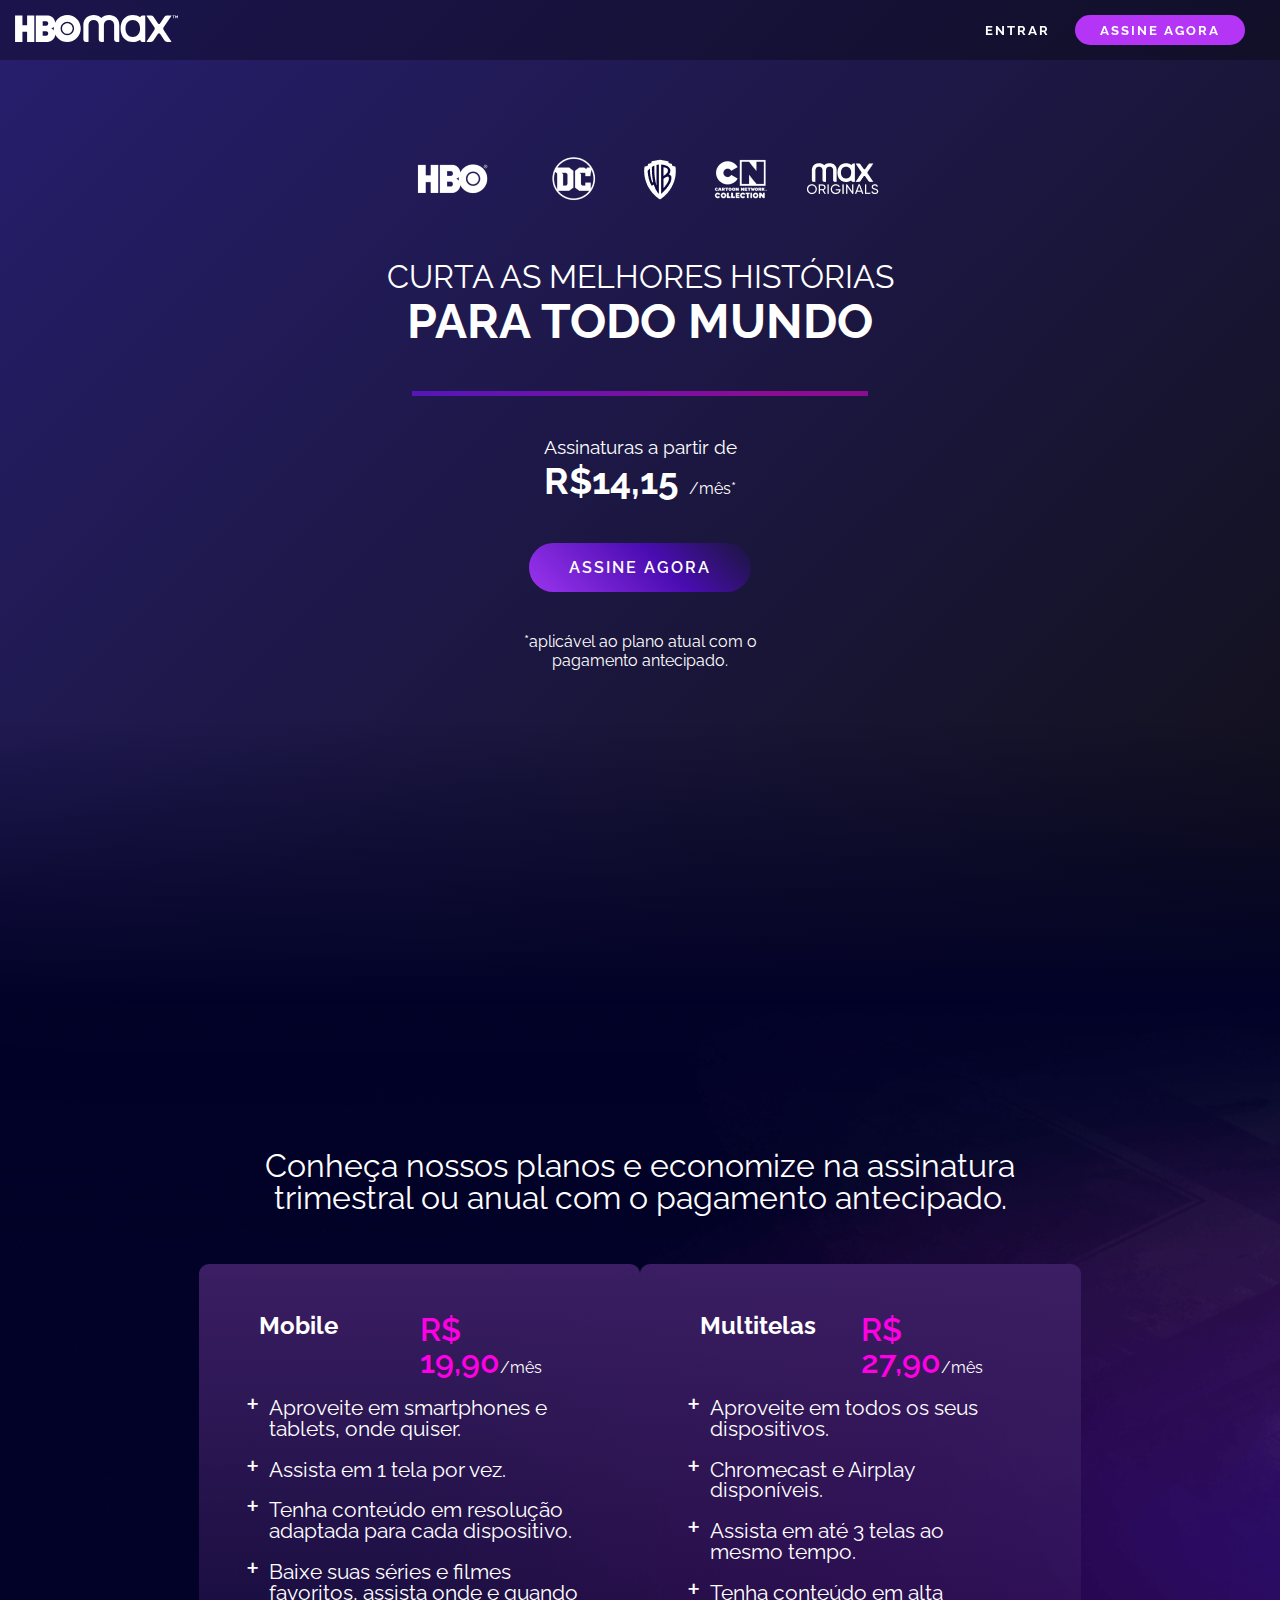
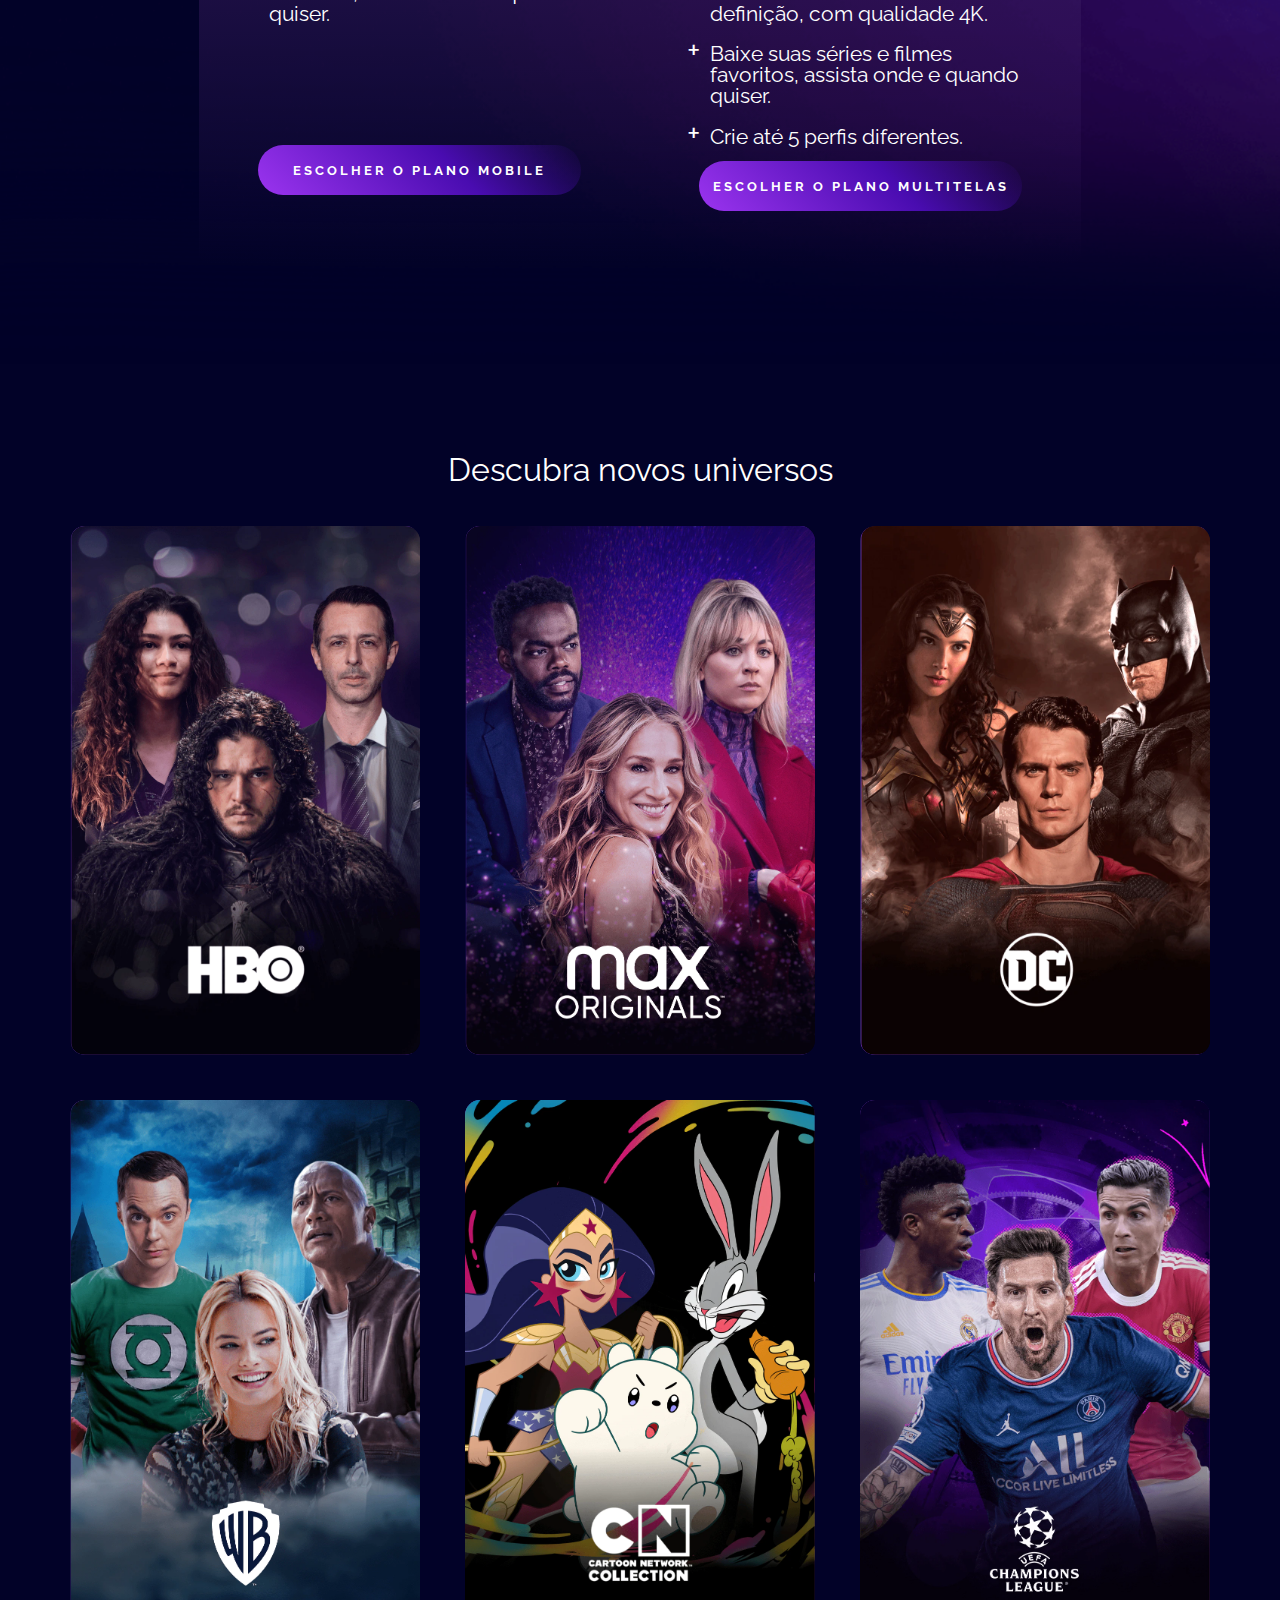
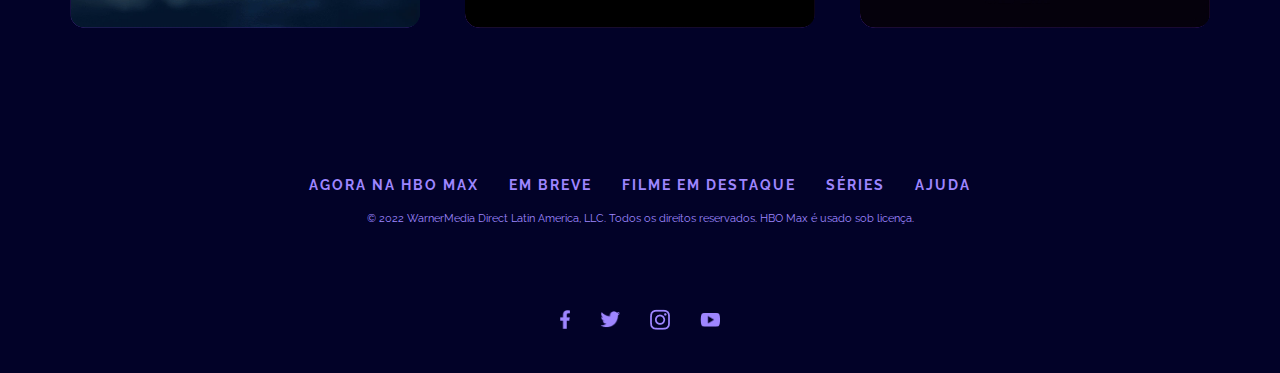
<file: index.html>
<!DOCTYPE html>
<html lang="pt-br">

<head>
    <meta charset="UTF-8">
    <meta name="viewport" content="width=device-width, initial-scale=1.0">
    <link rel="stylesheet" href="assets/reset.css">
    <link rel="stylesheet" href="assets/geral.css">
    <link rel="stylesheet" href="assets/home.css">
    <title>HBO Max</title>
</head>

<body>

    <nav>
        <div>
            <a href="index.html">
                <figure>
                    <img src="assets/images/hbo-logo.svg" alt="">
                </figure>
            </a>
        </div>
        <div>
            <a href="signinup.html">
                <button>ENTRAR</button>
            </a>
            <a href="#">
                <button>ASSINE AGORA</button>
            </a>
        </div>
    </nav>

    <header>
        <div class="header-box">
            <div>
                <figure><img src="assets/images/Header/hbo.png" alt=""></figure>
                <figure><img src="assets/images/Header/dc.png" alt=""></figure>
                <figure><img src="assets/images/Header/wb.png" alt=""></figure>
                <figure><img src="assets/images/Header/cartoon-network_neutral.png" alt=""></figure>
                <figure><img src="assets/images/Header/max_originals.png" alt=""></figure>
            </div>
            <p>CURTA AS MELHORES HISTÓRIAS</p>
            <h1>PARA TODO MUNDO</h1>
            <div></div>
            <p class="header-p-small">Assinaturas a partir de <br><span>R$14,15</span><span>/mês*</span></p>
            <a href="#main">
                <button>ASSINE AGORA</button>
            </a>
            <p>*aplicável ao plano atual com o <br> pagamento antecipado.</p>
        </div>
        <div class="header-back"></div>
    </header>

    <main id="main">
        <section class="first-section">
            <div class="section-box">
                <p>Conheça nossos planos e economize na assinatura trimestral ou anual com o pagamento antecipado.</p>
                <div class="section-card-content">
                    <div class="price-card one">
                        <div class="price-card-top">
                            <div class="card-header">
                                <h2>Mobile</h2>
                            </div>
                            <div class="card-price">
                                <h3><span>R$ 19,90</span>/mês</h3>
                            </div>
                        </div>
                        <div class="card-content">
                            <ul>
                                <li>Aproveite em smartphones e tablets, onde quiser.</li>
                                <li>Assista em 1 tela por vez.</li>
                                <li>Tenha conteúdo em resolução adaptada para cada dispositivo.</li>
                                <li>Baixe suas séries e filmes favoritos, assista onde e quando quiser.</li>
                            </ul>
                        </div>
                        <div class="card-footer">
                            <button>
                                ESCOLHER O PLANO MOBILE
                            </button>
                        </div>
                    </div>
                    <div class="price-card two">
                        <div class="price-card-top">
                            <div class="card-header">
                                <h2>Multitelas</h2>
                            </div>
                            <div class="card-price">
                                <h3><span>R$ 27,90</span>/mês</h3>
                            </div>
                        </div>
                        <div class="card-content">
                            <ul>
                                <li>Aproveite em todos os seus dispositivos.</li>
                                <li>Chromecast e Airplay disponíveis.</li>
                                <li>Assista em até 3 telas ao mesmo tempo.</li>
                                <li>Tenha conteúdo em alta definição, com qualidade 4K.</li>
                                <li>Baixe suas séries e filmes favoritos, assista onde e quando quiser.</li>
                                <li>Crie até 5 perfis diferentes.</li>
                            </ul>
                        </div>
                        <div class="card-footer">
                            <button>
                                ESCOLHER O PLANO MULTITELAS
                            </button>
                        </div>
                    </div>
                </div>
            </div>
        </section>
        <section>
            <p>Descubra novos universos</p>
            <div class="posters">
                <div>
                    <figure><img src="assets/images/Cards/hbo-default_0.webp" alt=""></figure>
                </div>
                <div>
                    <figure><img src="assets/images/Cards/MAX-Default.webp" alt=""></figure>
                </div>
                <div>
                    <figure><img src="assets/images/Cards/DC_Default.webp" alt=""></figure>
                </div>
                <div>
                    <figure><img src="assets/images/Cards/WB-Default.webp" alt=""></figure>
                </div>
                <div>
                    <figure><img src="assets/images/Cards/CN-Default.webp" alt=""></figure>
                </div>
                <div>
                    <figure><img src="assets/images/Cards/UCL-Default.webp" alt=""></figure>
                </div>
            </div>
        </section>
    </main>

    <footer>
        <div>
            <a href="#">AGORA NA HBO MAX</a>
            <a href="#">EM BREVE</a>
            <a href="#">FILME EM DESTAQUE</a>
            <a href="#">SÉRIES</a>
            <a href="#">AJUDA</a>
        </div>
        <p>© 2022 WarnerMedia Direct Latin America, LLC. Todos os direitos reservados. HBO Max é usado sob licença.</p>
        <div>
            <figure>
                <img src="assets/images/Footer/fb_0.png" alt="">
            </figure>
            <figure>
                <img src="assets/images/Footer/twitter_0.png" alt="">
            </figure>
            <figure>
                <img src="assets/images/Footer/instagram_0.png" alt="">
            </figure>
            <figure>
                <img src="assets/images/Footer/youtube_0.png" alt="">
            </figure>
        </div>
    </footer>



</body>

</html>
</file>
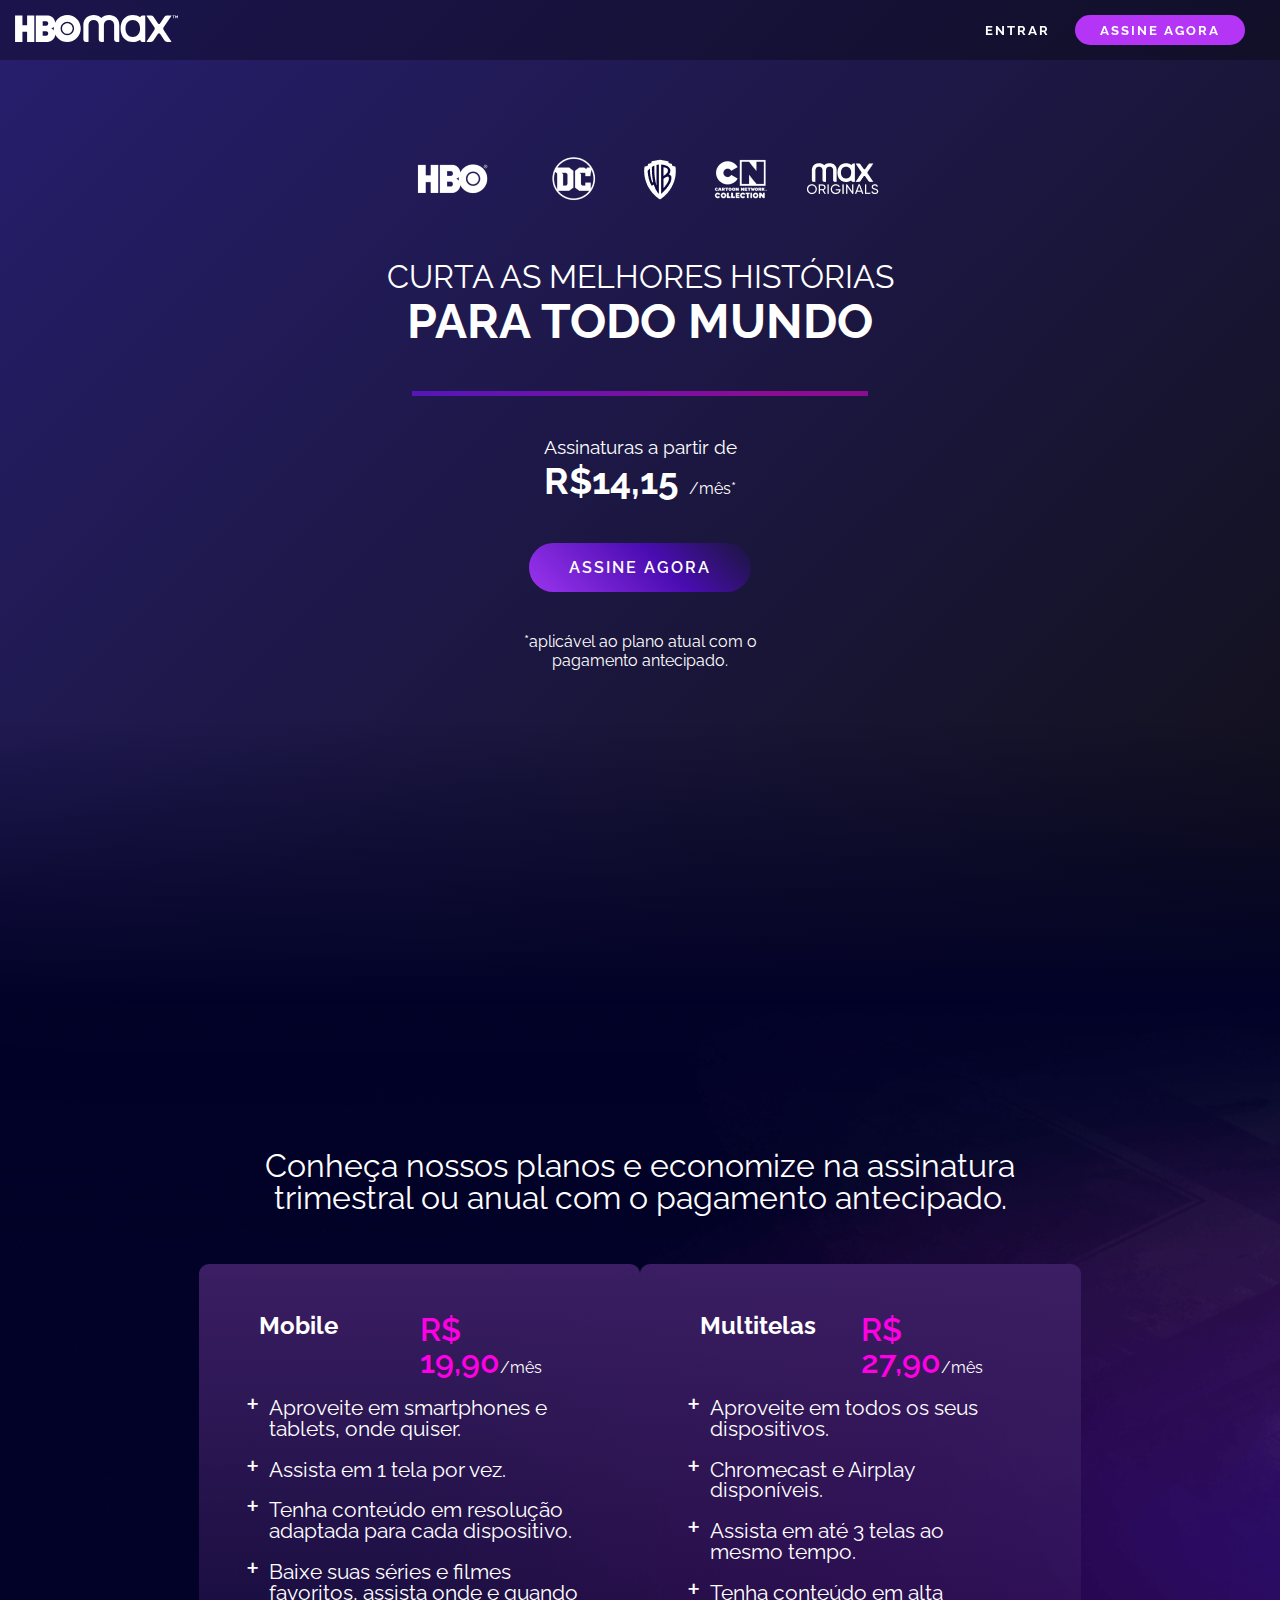
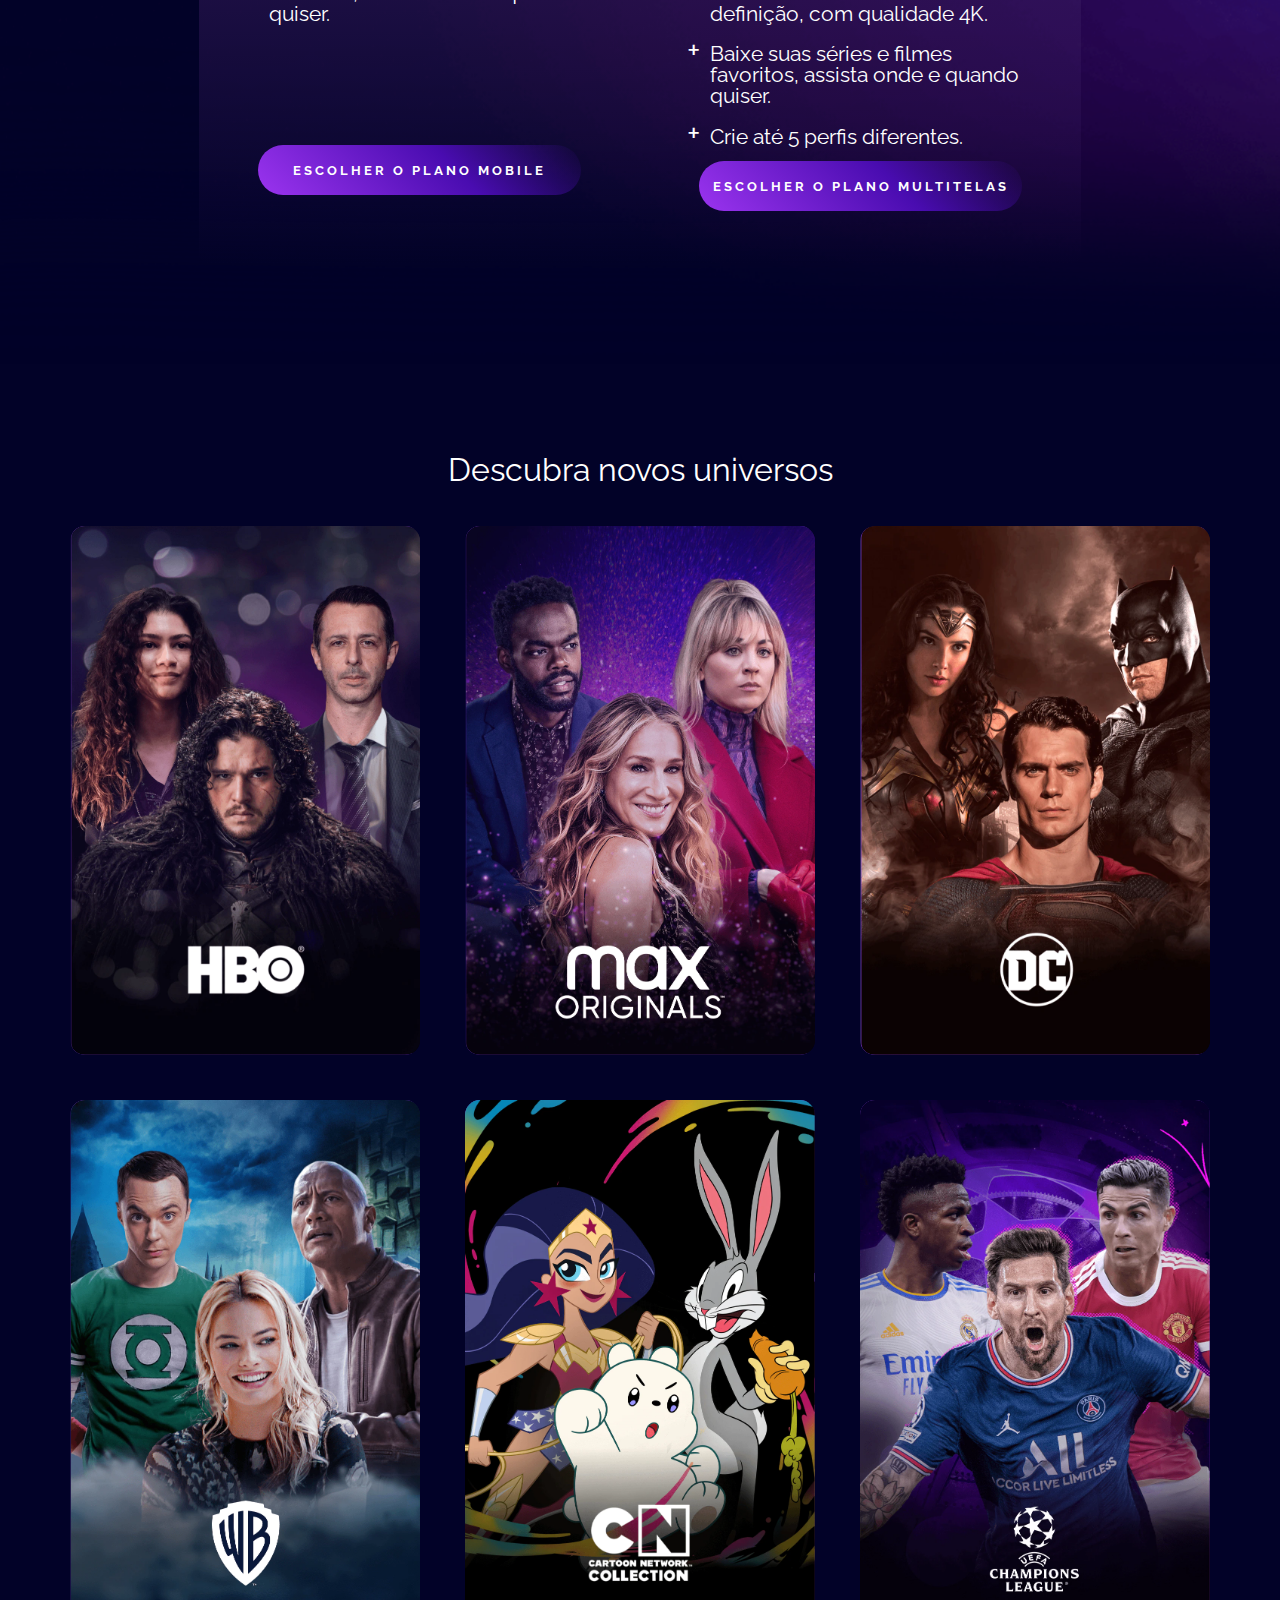
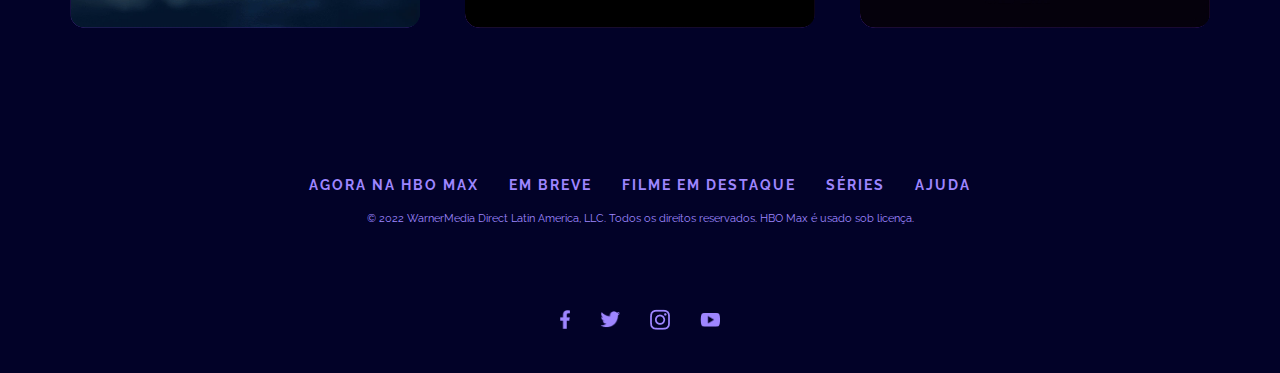
<file: home.html>
<!DOCTYPE html>
<html lang="pt-br">

<head>
    <meta charset="UTF-8">
    <meta name="viewport" content="width=device-width, initial-scale=1.0">
    <link rel="stylesheet" href="assets/reset.css">
    <link rel="stylesheet" href="assets/geral.css">
    <link rel="stylesheet" href="assets/home.css">
    <title>HBO Max</title>
</head>

<body>

    <nav>
        <div>
            <a href="home.html">
                <figure>
                    <img src="assets/images/hbo-logo.svg" alt="">
                </figure>
            </a>
        </div>
        <div>
            <a href="signinup.html">
                <button>ENTRAR</button>
            </a>
            <a href="#">
                <button>ASSINE AGORA</button>
            </a>
        </div>
    </nav>

    <header>
        <div class="header-box">
            <div>
                <figure><img src="assets/images/Header/hbo.png" alt=""></figure>
                <figure><img src="assets/images/Header/dc.png" alt=""></figure>
                <figure><img src="assets/images/Header/wb.png" alt=""></figure>
                <figure><img src="assets/images/Header/cartoon-network_neutral.png" alt=""></figure>
                <figure><img src="assets/images/Header/max_originals.png" alt=""></figure>
            </div>
            <p>CURTA AS MELHORES HISTÓRIAS</p>
            <h1>PARA TODO MUNDO</h1>
            <div></div>
            <p class="header-p-small">Assinaturas a partir de <br><span>R$14,15</span><span>/mês*</span></p>
            <a href="#main">
                <button>ASSINE AGORA</button>
            </a>
            <p>*aplicável ao plano atual com o <br> pagamento antecipado.</p>
        </div>
        <div class="header-back"></div>
    </header>

    <main id="main">
        <section class="first-section">
            <div class="section-box">
                <p>Conheça nossos planos e economize na assinatura trimestral ou anual com o pagamento antecipado.</p>
                <div class="section-card-content">
                    <div class="price-card one">
                        <div class="price-card-top">
                            <div class="card-header">
                                <h2>Mobile</h2>
                            </div>
                            <div class="card-price">
                                <h3><span>R$ 19,90</span>/mês</h3>
                            </div>
                        </div>
                        <div class="card-content">
                            <ul>
                                <li>Aproveite em smartphones e tablets, onde quiser.</li>
                                <li>Assista em 1 tela por vez.</li>
                                <li>Tenha conteúdo em resolução adaptada para cada dispositivo.</li>
                                <li>Baixe suas séries e filmes favoritos, assista onde e quando quiser.</li>
                            </ul>
                        </div>
                        <div class="card-footer">
                            <button>
                                ESCOLHER O PLANO MOBILE
                            </button>
                        </div>
                    </div>
                    <div class="price-card two">
                        <div class="price-card-top">
                            <div class="card-header">
                                <h2>Multitelas</h2>
                            </div>
                            <div class="card-price">
                                <h3><span>R$ 27,90</span>/mês</h3>
                            </div>
                        </div>
                        <div class="card-content">
                            <ul>
                                <li>Aproveite em todos os seus dispositivos.</li>
                                <li>Chromecast e Airplay disponíveis.</li>
                                <li>Assista em até 3 telas ao mesmo tempo.</li>
                                <li>Tenha conteúdo em alta definição, com qualidade 4K.</li>
                                <li>Baixe suas séries e filmes favoritos, assista onde e quando quiser.</li>
                                <li>Crie até 5 perfis diferentes.</li>
                            </ul>
                        </div>
                        <div class="card-footer">
                            <button>
                                ESCOLHER O PLANO MULTITELAS
                            </button>
                        </div>
                    </div>
                </div>
            </div>
        </section>
        <section>
            <p>Descubra novos universos</p>
            <div class="posters">
                <div>
                    <figure><img src="assets/images/Cards/hbo-default_0.webp" alt=""></figure>
                </div>
                <div>
                    <figure><img src="assets/images/Cards/MAX-Default.webp" alt=""></figure>
                </div>
                <div>
                    <figure><img src="assets/images/Cards/DC_Default.webp" alt=""></figure>
                </div>
                <div>
                    <figure><img src="assets/images/Cards/WB-Default.webp" alt=""></figure>
                </div>
                <div>
                    <figure><img src="assets/images/Cards/CN-Default.webp" alt=""></figure>
                </div>
                <div>
                    <figure><img src="assets/images/Cards/UCL-Default.webp" alt=""></figure>
                </div>
            </div>
        </section>
    </main>

    <footer>
        <div>
            <a href="#">AGORA NA HBO MAX</a>
            <a href="#">EM BREVE</a>
            <a href="#">FILME EM DESTAQUE</a>
            <a href="#">SÉRIES</a>
            <a href="#">AJUDA</a>
        </div>
        <p>© 2022 WarnerMedia Direct Latin America, LLC. Todos os direitos reservados. HBO Max é usado sob licença.</p>
        <div>
            <figure>
                <img src="assets/images/Footer/fb_0.png" alt="">
            </figure>
            <figure>
                <img src="assets/images/Footer/twitter_0.png" alt="">
            </figure>
            <figure>
                <img src="assets/images/Footer/instagram_0.png" alt="">
            </figure>
            <figure>
                <img src="assets/images/Footer/youtube_0.png" alt="">
            </figure>
        </div>
    </footer>



</body>

</html>
</file>
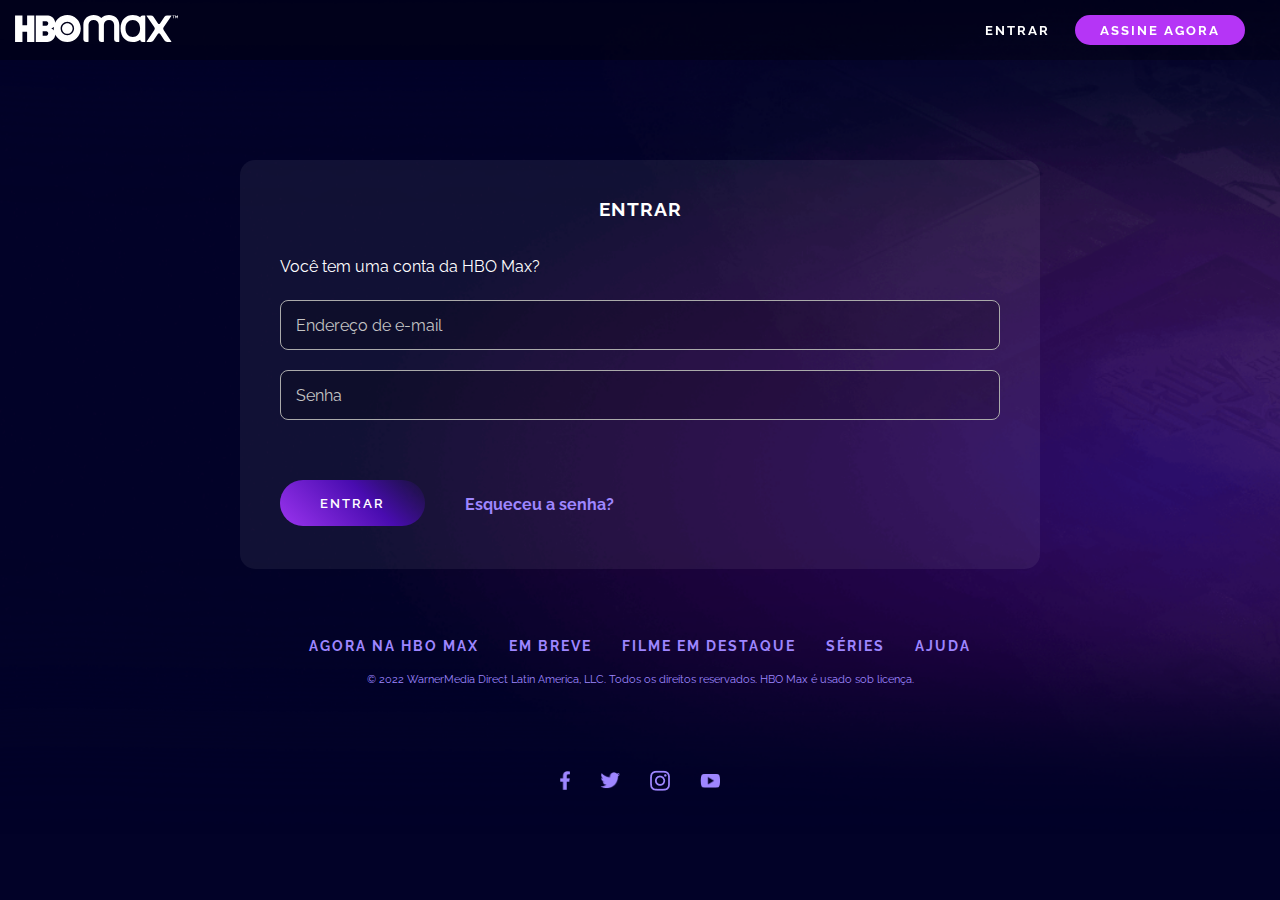
<file: signinup.html>
<!DOCTYPE html>
<html lang="en">
<head>
    <meta charset="UTF-8">
    <meta name="viewport" content="width=device-width, initial-scale=1.0">
    <link rel="stylesheet" href="assets/reset.css">
    <link rel="stylesheet" href="assets/geral.css">
    <link rel="stylesheet" href="assets/signinup.css">
    <title>HBO Max</title>
</head>
<body>

    <nav>
        <div>
            <a href="index.html">
                <figure>
                    <img src="assets/images/hbo-logo.svg" alt="">
                </figure>
            </a>
        </div>
        <div>
            <a href="signinup.html">
                <button>ENTRAR</button>
            </a>
            <a href="#">
                <button>ASSINE AGORA</button>
            </a>
        </div>
    </nav>

    <main>
        <div class="content">  
            <form action="">
                <h1>ENTRAR</h1>
                <p>Você tem uma conta da HBO Max?</p>
                <input type="email" placeholder="Endereço de e-mail">
                <br>
                <input type="password" placeholder="Senha" minlength="8">
                <br>
                <div>
                    <a href="#">
                        <button type="submit">ENTRAR</button>
                    </a>
                    <a href="#">
                        <button>Esqueceu a senha?</button>
                    </a>
                </div>
            </form>
        </div>
    </main>

    <footer>
        <div>
            <a href="#">AGORA NA HBO MAX</a>
            <a href="#">EM BREVE</a>
            <a href="#">FILME EM DESTAQUE</a>
            <a href="#">SÉRIES</a>
            <a href="#">AJUDA</a>
        </div>
        <p>© 2022 WarnerMedia Direct Latin America, LLC. Todos os direitos reservados. HBO Max é usado sob licença.</p>
        <div>
            <figure>
                <img src="assets/images/Footer/fb_0.png" alt="">
            </figure>
            <figure>
                <img src="assets/images/Footer/twitter_0.png" alt="">
            </figure>
            <figure>
                <img src="assets/images/Footer/instagram_0.png" alt="">
            </figure>
            <figure>
                <img src="assets/images/Footer/youtube_0.png" alt="">
            </figure>
        </div>
    </footer>


</body>
</html>
</file>
<file: assets/geral.css>
@import url("https://fonts.googleapis.com/css2?family=Raleway:wght@300;400;500;600;700&display=swap");
@import url("https://fonts.googleapis.com/css2?family=Quicksand:wght@300;400;700&display=swap");

:root {
    --primary-color: #020228;
    --secondary-color: #ff00e5;
    --tertiary-color: #b535f6;
    --btn-bg-color-gradient: linear-gradient(45deg,
            #9b34ef 0%,
            #490cb0 60%,
            transparent);
    --card-bg-color: linear-gradient(0deg, transparent, #3b1e63);
    --divider-bg-color: linear-gradient(90deg,
            #5516ba,
            rgba(255, 0, 229, 0.5) 80%);
    --nav-bg-color: rgba(0, 0, 0, 0.3);
    --link-color: #9e86ff;
    --form-bg-color: rgba(211, 211, 211, 0.06);
    --form-field-bg-color: rgba(0, 0, 0, 0.2);
    --form-field-border: 1px solid rgba(255, 255, 255, 0.7);
    --form-field-placeholder: rgba(255, 255, 255, 0.7);
    --form-field-error: rgb(255, 76, 76);


    --row-column: row;
    --none-center: none;
    --end-center: end;
    --img-height: 27px;
    --img-margin: 0px 0px 0px 0px;
    --padding-figure: 0px 10px;
    --header-padd-top: 60px;
    --divider-width: 90%;
    --section-box-width: 70%;
    --cf-btn-height: 50px;
    --cf-btn-width: 95%;
    --scb-p-margin: 50px;
    --pc-padd: 50px;
    --cp-span-fs: 2rem;
    --cc-fs: 1.3rem;
    --cf-btn-padd: 0px;



    scroll-behavior: smooth;
    overflow-x: hidden;
}

::-webkit-scrollbar {
    width: 8px;
    background-color: #020228;
}

::-webkit-scrollbar-thumb {
    background: var(--tertiary-color);
    border-radius: 10px;
}

::-webkit-scrollbar-thumb:hover {
    background: var(--secondary-color);
}



* {
    box-sizing: border-box;
}

body,
button {
    font-family: Raleway;
}

button:hover {
    cursor: pointer;
}




/* ------------NAV-------------- */





nav {
    background-color: var(--nav-bg-color);
    display: flex;
    flex-direction: var(--row-column);
    padding: 15px;
    position: fixed;
    width: 100%;
}

nav div {
    flex: 50%;
    display: flex;
    align-items: center;
    justify-content: var(--none-center);
}

nav div figure img {
    height: var(--img-height);
    margin: var(--img-margin);
}

nav div:nth-of-type(2) {
    justify-content: var(--end-center);
    padding-right: 20px;
}

nav div a button {
    padding: 7px 25px;
    border-radius: 50px;
    border: none;
    letter-spacing: 2px;
    color: white;
    font-weight: 700;
}

nav div:nth-of-type(2) a:nth-of-type(1) button {
    background-color: transparent;
}

nav div:nth-of-type(2) a:nth-of-type(2) button {
    background-color: var(--tertiary-color);
    transition: background-color 1s, color 1s;
}

nav div:nth-of-type(2) a:nth-of-type(2) button:hover {
    color: black;
    background-color: white;
}





/* ----------------FOOTER----------------- */






footer {
    padding: 100px 0px 40px;
    background-color: #020228;
    display: flex;
    flex-direction: column;
    align-items: center;
    justify-content: center;
}

footer div a {
    color: var(--link-color);
    font-weight: 700;
    font-size: 0.9rem;
    letter-spacing: 2px;
    text-decoration: none;
}

footer p {
    color: var(--link-color);
    font-size: 0.7rem;
    margin: 20px;
    text-align: center;
    max-width: 80%;
}

footer div:nth-child(1) {
    display: flex;
    align-items: center;
    justify-content: center;
    gap: 0px 30px;
    flex-wrap: wrap;
    align-content: center;
    flex-direction: var(--row-column);
}

footer div:nth-of-type(2) {
    padding-top: 65px;
    gap: 30px;
    display: flex;
    align-items: center;
    justify-content: center;
}

footer figure {
    width: 20px;
    display: inline-block;
}

footer div figure:nth-of-type(1) {
    width: 10px;
}

footer figure img {
    width: 100%;
    height: 100%;
}
</file>
<file: assets/home.css>
@import url(geral.css);





/* ------------HEADER------------- */






header {
    background-image: linear-gradient(-45deg, #56125b, #0f0f10, #271e6e);
    background-size: 300%;
    width: 100%;
    padding-top: var(--header-padd-top);
    color: white;
    height: 1000px;
    display: flex;
    flex-direction: column;
    align-items: center;
    animation: header-back-ani 5s ease-in-out infinite alternate;
}

.header-box {
    max-width: 700px;
    display: flex;
    flex-direction: column;
    align-items: center;
    flex: 70%;
    padding-top: 90px;
    text-align: center;
}

.header-box div {
    display: flex;
    flex-direction: row;
    flex-wrap: wrap;
    align-items: center;
    justify-content: center;
    margin-bottom: 50px;
}

.header-box div figure {
    padding: var(--padding-figure);
}

.header-back {
    flex: 30%;
}

.header-box p:nth-of-type(1) {
    font-size: 2rem;
}

.header-box h1:nth-of-type(1) {
    font-size: 3rem;
    font-weight: 700;
    line-height: 1.2;
}

.header-box div:nth-of-type(2) {
    height: 5px;
    background-image: var(--divider-bg-color);
    width: var(--divider-width);
    margin: 40px;
}

.header-p-small {
    font-size: 1.2rem;
    line-height: 1.2;
}

.header-box span:nth-of-type(1) {
    font-size: 2.3rem;
    font-weight: 700;
}

.header-box span:nth-of-type(2) {
    font-size: 1rem;
    margin-left: 10px;
}

.header-box a button {
    margin: 40px 0px;
    padding: 15px 40px;
    font-size: 1rem;
    color: white;
    letter-spacing: 2px;
    font-weight: 600;
    border-radius: 50px;
    background-image: var(--btn-bg-color-gradient);
    background-color: transparent;
    border: none;
    animation: header-button-ani 2s ease-in-out infinite;
    transition: backgroud-image 2s, outline 1s;
    outline: 2px solid transparent;
}

.header-box a button:hover {
    background-image: linear-gradient(45deg,
            #9b34ef,
            #490cb0,
            transparent 1%);
    outline: 2px solid var(--secondary-color);
}

.header-box p:last-of-type {
    line-height: 1.2;
}

.header-back {
    width: 100%;
    background-image: linear-gradient(transparent, var(--primary-color));
}

@keyframes header-back-ani {

    from {
        background-position: 0% 80%;
    }

    to {
        background-position: 80% 0%;
    }

}

@keyframes header-button-ani {

    0%,
    10% {
        transform: rotate(0);
    }

    15% {
        transform: rotate(-15deg);
    }

    20% {
        transform: rotate(10deg);
    }

    25% {
        transform: rotate(-10deg);
    }

    30% {
        transform: rotate(10deg);
    }

    35% {
        transform: rotate(-10deg);
    }

    40%,
    100% {
        transform: rotate(0);
    }

}






/* --------------MAIN SECTION ONE-------------- */






main {
    width: 100%;
    background-color: var(--primary-color);
}

.first-section {
    background-image: url(images/background-movies-series.png);
    background-color: var(--primary-color);
    background-repeat: no-repeat;
    background-size: cover;
    width: 100%;
    color: white;
    display: flex;
    align-items: center;
    justify-content: center;
    padding: 100px 10px;
}

.section-box {
    width: var(--section-box-width);
}

.section-box p {
    font-size: 2rem;
    text-align: center;
    margin: var(--scb-p-margin);
}

.section-card-content {
    display: flex;
    flex-direction: var(--row-column-two);
    align-items: center;
    justify-content: space-around;
}

.price-card {
    background-image: var(--card-bg-color);
    padding: var(--pc-padd);
    border-radius: 10px;
    height: 600px;
    min-width: 536;
    max-width: 600px;
    display: flex;
    flex-direction: column;
    transition: transform 1s;
}

.price-card-top {
    flex: 10%;
    display: flex;
    flex-direction: var(--row-column);
}

.card-header {
    flex: 50%;
    font-size: 1.5rem;
    font-weight: 700;
    padding-left: 10px;
    text-align: var(--none-center);
}

.card-price {
    flex: 50%;
    display: flex;
    justify-content: var(--end-center);
}

.card-price span:nth-of-type(1) {
    font-size: var(--cp-span-fs);
    color: var(--secondary-color);
    font-weight: 600;
}

.card-content {
    flex: 80%;
    font-size: var(--cc-fs);
}

.card-content ul li {
    margin: 10px;
    padding: 0px 0px 0px 10px;
}

.card-content ul li::marker {
    content: '+';
    font-size: 2rem;
}

.card-footer {
    flex: 20%;
    display: flex;
    align-items: center;
    justify-content: center;
}

.card-footer button {
    width: var(--cf-btn-width);
    height: var(--cf-btn-height);
    background-image: var(--btn-bg-color-gradient);
    background-color: transparent;
    border: none;
    border-radius: 50px;
    color: white;
    font-weight: 700;
    letter-spacing: 3px;
    outline: 2px solid transparent;
    transition: transform 1s, outline 1s;
    padding: var(--cf-btn-padd);
}

.card-footer button:hover {
    transform: scale(1.05);
    outline: 2px solid var(--secondary-color);
    background-image: none;
}

.section-card-content:has(.one:hover) .two {
    transform: rotateY(40deg);
}

.section-card-content:has(.two:hover) .one {
    transform: rotateY(-40deg);
}






/* -------------MAIN SECTION TWO------------- */






main section:nth-of-type(2) {
    padding: 50px 0px;
    display: flex;
    align-items: center;
    justify-content: center;
    flex-direction: column;
}

main section:nth-of-type(2) p {
    color: white;
    font-size: 2rem;
    margin: 40px;
}

.posters {
    display: grid;
    grid-template-columns: repeat(3, minmax(100px, 350px));
    grid-template-rows: repeat(2, 1fr);
    gap: 45px;
    padding: 0px 30px 0px;
}

.posters div figure {
    width: 100%;
    height: 100%;
}

.posters div figure img {
    width: 100%;
    height: 100%;
    border-radius: 15px;
}

.posters div {
    transition: transform 1s, outline 1s;
    outline: 2px solid transparent;
    border-radius: 15px;
}

.posters div figure img {
    transition: opacity 2s;
}

.posters div:hover {
    transform: scale(1.05);
    outline: 2px solid var(--tertiary-color);
}

.posters div figure img:hover {
    opacity: 0;
}

.posters div:nth-of-type(1) {
    background-image: url(images/Cards/hbo-hover_0.webp);
    background-size: cover;
}

.posters div:nth-of-type(2) {
    background-image: url(images/Cards/MAX-Hover.webp);
    background-size: cover;
}

.posters div:nth-of-type(3) {
    background-image: url(images/Cards/DC-Hover.webp);
    background-size: cover;
}

.posters div:nth-of-type(4) {
    background-image: url(images/Cards/WB-Hover.webp);
    background-size: cover;
}

.posters div:nth-of-type(5) {
    background-image: url(images/Cards/CN-Hover.png);
    background-size: cover;
}

.posters div:nth-of-type(6) {
    background-image: url(images/Cards/UCL-Hover.webp);
    background-size: cover;
}










@media only screen and (max-width: 1000px) {

    :root {
        --row-column-two: column;
        --section-box-width: 95%;
    }

}


@media only screen and (max-width: 800px) {

    :root {
        --row-column: column;
        --none-center: center;
        --end-center: center;
        --img-height: 15px;
        --img-margin: 15px 0px;
        --padding-figure: 15px 20px;
        --header-padd-top: 100px;
        --divider-width: 60%;
        --scb-p-margin: 10px 10px 50px;
        --pc-padd: 50px 30px;
        --cp-span-fs: 1.5rem;
        --cc-fs: 1.1rem;
        --cf-btn-padd: 10px 40px;
        --cf-btn-height: 60px;

    }

    .section-card-content:has(.one:hover) .two {
        transform: none;
    }

    .section-card-content:has(.two:hover) .one {
        transform: none;
    }

    .posters {
        grid-template-columns: repeat(2, minmax(100px, 350px));
        grid-template-rows: repeat(3, 1fr);
    }

}

@media only screen and (max-width: 500px) {

    .posters {
        grid-template-columns: repeat(6, 400px);
        grid-template-rows: repeat(1, 1fr);
        padding: 0px 0px 0px;
        width: 400px;
        overflow-x: scroll;
        overflow-y: hidden;
    }

    main section:nth-of-type(2) p {
        margin: 40px 0px;
    }

    footer div:nth-child(1) {
        gap: 15px 30px;
    }


}
</file>
<file: assets/signinup.css>
@import url(geral.css);





body {
    background-image: url(images/background-movies-series.png);
    background-color: var(--primary-color);
    background-size: cover;
    background-repeat: no-repeat;
}

footer {
    background-color: transparent;
    padding-top: 70px;
}

main{
    display: flex;
    align-items: center;
    justify-content: center;
    padding-top: 160px;
    width: 100%;
}
.content{
    color: white;
    padding: 40px;
    background-color: #ffffff10;
    border-radius: 15px;
    width: 85%;
    max-width: 800px;
}
.content h1{
    margin-bottom: 40px;
    text-align: center;
    font-weight: 700;
    letter-spacing: 1px;
    font-size: 1.2rem;
}
.content p{
    margin: 15px 0px;
}
input{
    width: 100%;
    height: 50px;
    margin: 10px 0px;
    padding-left: 15px;
    background-color: rgba(0, 0, 0, 0.178);
    border: 1px solid #aaaaaa;
    border-radius: 8px;
    color: white;
    font-family: Raleway;
    font-size: 1rem;
}
input::placeholder{
    font-family: Raleway;
    color: #c4c4c4;
    font-size: 1rem;
}
.content form div{
    margin-top: 50px;
    display: flex;
    flex-flow: var(--row-column) wrap;
}
.content form div a:nth-of-type(1) button{
    padding: 15px 40px;
    color: white;
    letter-spacing: 2px;
    font-weight: 600;
    border-radius: 50px;
    background-image: var(--btn-bg-color-gradient);
    background-color: transparent;
    border: none;
    transition: backgroud-image 2s, outline 1s, transform 1s;
    outline: 2px solid transparent;
}
.content form div a:nth-of-type(1) button:hover{
    background-image: linear-gradient(45deg,
    #9b34ef,
    #490cb0,
    transparent 1%);
    outline: 2px solid var(--secondary-color);
    transform: scale(1.1);
}
.content form div a:nth-of-type(2) button{
    padding: 15px 40px;
    color: var(--link-color);
    background-color: transparent;
    border: none;
    font-weight: 700;
    font-size: 1rem;
}
.content form input:invalid{
    border: 1px solid #ff4c4c;
}















@media only screen and (max-width: 800px) {

    :root {
        --row-column: column;
        --none-center: center;
        --end-center: center;
        --img-height: 15px;
        --img-margin: 15px 0px;


    }


}

@media only screen and (max-width: 500px) {


    footer div:nth-child(1) {
        gap: 15px 30px;
    }
    .content form div a:nth-of-type(2) button{
        padding: 15px 0px;
    }
    main{
        padding-top: 130px;
    }


}
</file>
